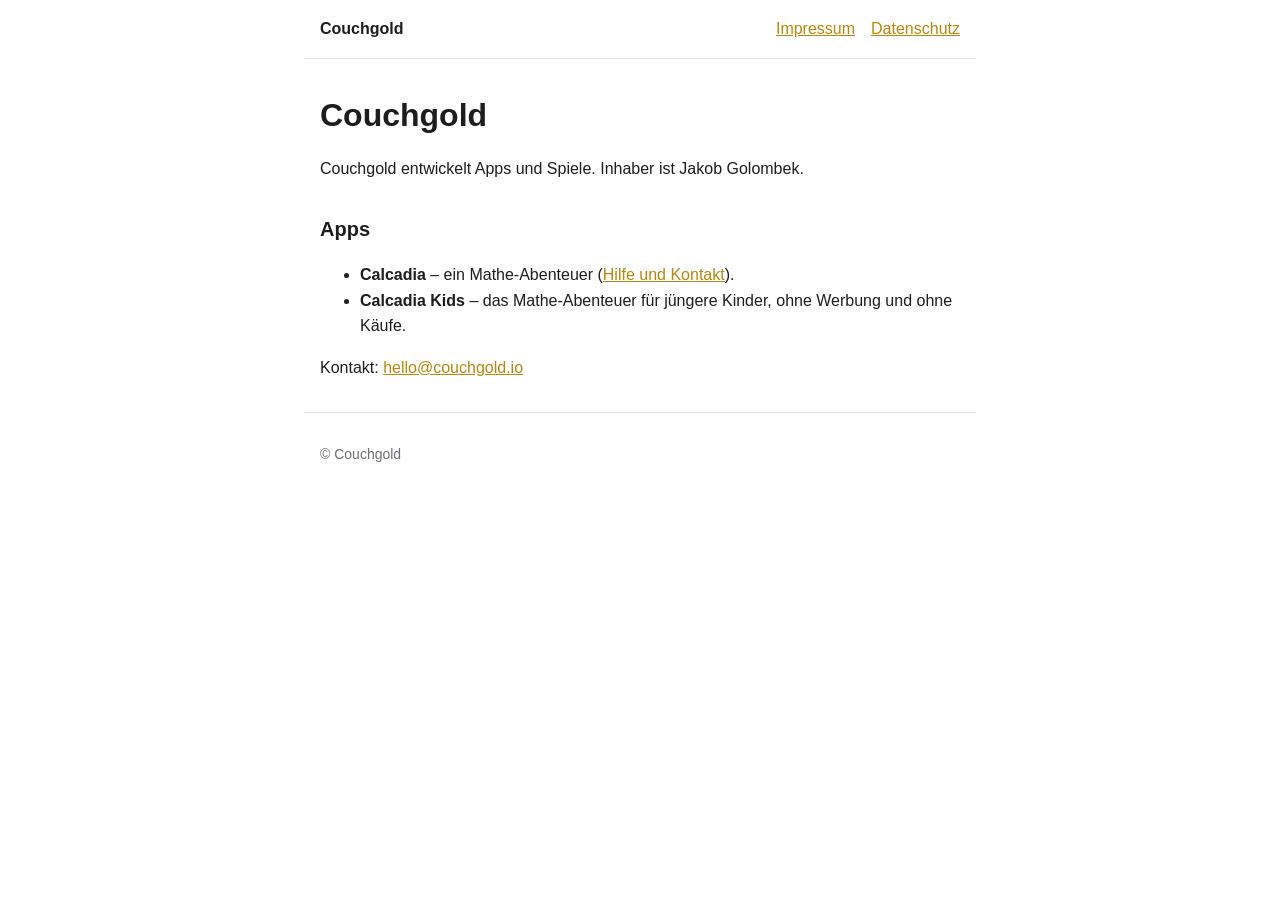
<file: index.html>
<!doctype html>
<html lang="de">
<head>
  <meta charset="utf-8">
  <meta name="viewport" content="width=device-width, initial-scale=1">
  <meta http-equiv="Content-Security-Policy" content="default-src 'self'; img-src 'self' data:; style-src 'self'; script-src 'none'; form-action 'none'; base-uri 'self'">
  <meta name="referrer" content="no-referrer">
  <title>Couchgold</title>
  <link rel="stylesheet" href="css/style.css">
</head>
<body>
  <header class="site-header">
    <a class="brand" href="index.html">Couchgold</a>
    <nav>
      <a href="impressum.html">Impressum</a>
      <a href="datenschutz.html">Datenschutz</a>
    </nav>
  </header>

  <main>
    <h1>Couchgold</h1>
    <p>Couchgold entwickelt Apps und Spiele. Inhaber ist Jakob Golombek.</p>

    <h2>Apps</h2>
    <ul>
      <li><strong>Calcadia</strong> – ein Mathe-Abenteuer (<a href="calcadia.html">Hilfe und Kontakt</a>).</li>
      <li><strong>Calcadia Kids</strong> – das Mathe-Abenteuer für jüngere Kinder, ohne Werbung und ohne Käufe.</li>
    </ul>

    <p>
      Kontakt: <a href="mailto:hello@couchgold.io">hello@couchgold.io</a>
    </p>
  </main>

  <footer class="site-footer">
    <p>&copy; Couchgold</p>
  </footer>
</body>
</html>
</file>
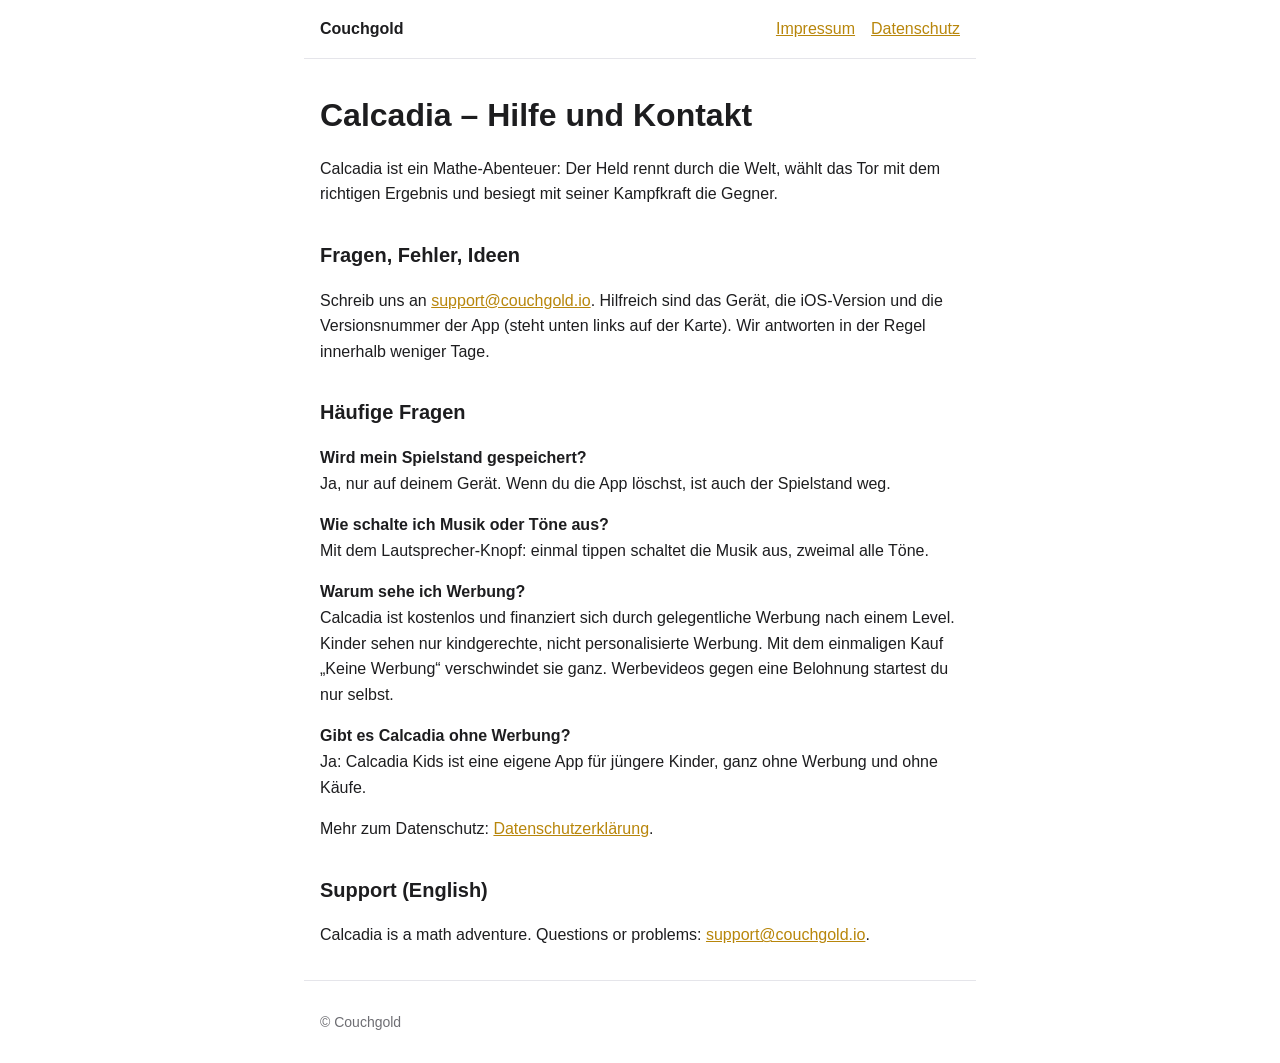
<file: calcadia.html>
<!doctype html>
<html lang="de">
<head>
  <meta charset="utf-8">
  <meta name="viewport" content="width=device-width, initial-scale=1">
  <meta http-equiv="Content-Security-Policy" content="default-src 'self'; img-src 'self' data:; style-src 'self'; script-src 'none'; form-action 'none'; base-uri 'self'">
  <meta name="referrer" content="no-referrer">
  <title>Calcadia – Hilfe und Kontakt – Couchgold</title>
  <link rel="stylesheet" href="css/style.css">
</head>
<body>
  <header class="site-header">
    <a class="brand" href="index.html">Couchgold</a>
    <nav>
      <a href="impressum.html">Impressum</a>
      <a href="datenschutz.html">Datenschutz</a>
    </nav>
  </header>

  <main>
    <h1>Calcadia – Hilfe und Kontakt</h1>
    <p>
      Calcadia ist ein Mathe-Abenteuer: Der Held rennt durch die Welt, wählt das
      Tor mit dem richtigen Ergebnis und besiegt mit seiner Kampfkraft die Gegner.
    </p>

    <h2>Fragen, Fehler, Ideen</h2>
    <p>
      Schreib uns an <a href="mailto:support@couchgold.io">support@couchgold.io</a>. Hilfreich sind das
      Gerät, die iOS-Version und die Versionsnummer der App (steht unten links auf der Karte).
      Wir antworten in der Regel innerhalb weniger Tage.
    </p>

    <h2>Häufige Fragen</h2>
    <p><strong>Wird mein Spielstand gespeichert?</strong><br>
      Ja, nur auf deinem Gerät. Wenn du die App löschst, ist auch der Spielstand weg.</p>
    <p><strong>Wie schalte ich Musik oder Töne aus?</strong><br>
      Mit dem Lautsprecher-Knopf: einmal tippen schaltet die Musik aus, zweimal alle Töne.</p>
    <p><strong>Warum sehe ich Werbung?</strong><br>
      Calcadia ist kostenlos und finanziert sich durch gelegentliche Werbung nach einem Level.
      Kinder sehen nur kindgerechte, nicht personalisierte Werbung. Mit dem einmaligen Kauf
      „Keine Werbung“ verschwindet sie ganz. Werbevideos gegen eine Belohnung startest du nur selbst.</p>
    <p><strong>Gibt es Calcadia ohne Werbung?</strong><br>
      Ja: Calcadia Kids ist eine eigene App für jüngere Kinder, ganz ohne Werbung und ohne Käufe.</p>
    <p>Mehr zum Datenschutz: <a href="datenschutz.html">Datenschutzerklärung</a>.</p>

    <h2 lang="en">Support (English)</h2>
    <p lang="en">
      Calcadia is a math adventure. Questions or problems:
      <a href="mailto:support@couchgold.io">support@couchgold.io</a>.
    </p>
  </main>

  <footer class="site-footer">
    <p>&copy; Couchgold</p>
  </footer>
</body>
</html>
</file>
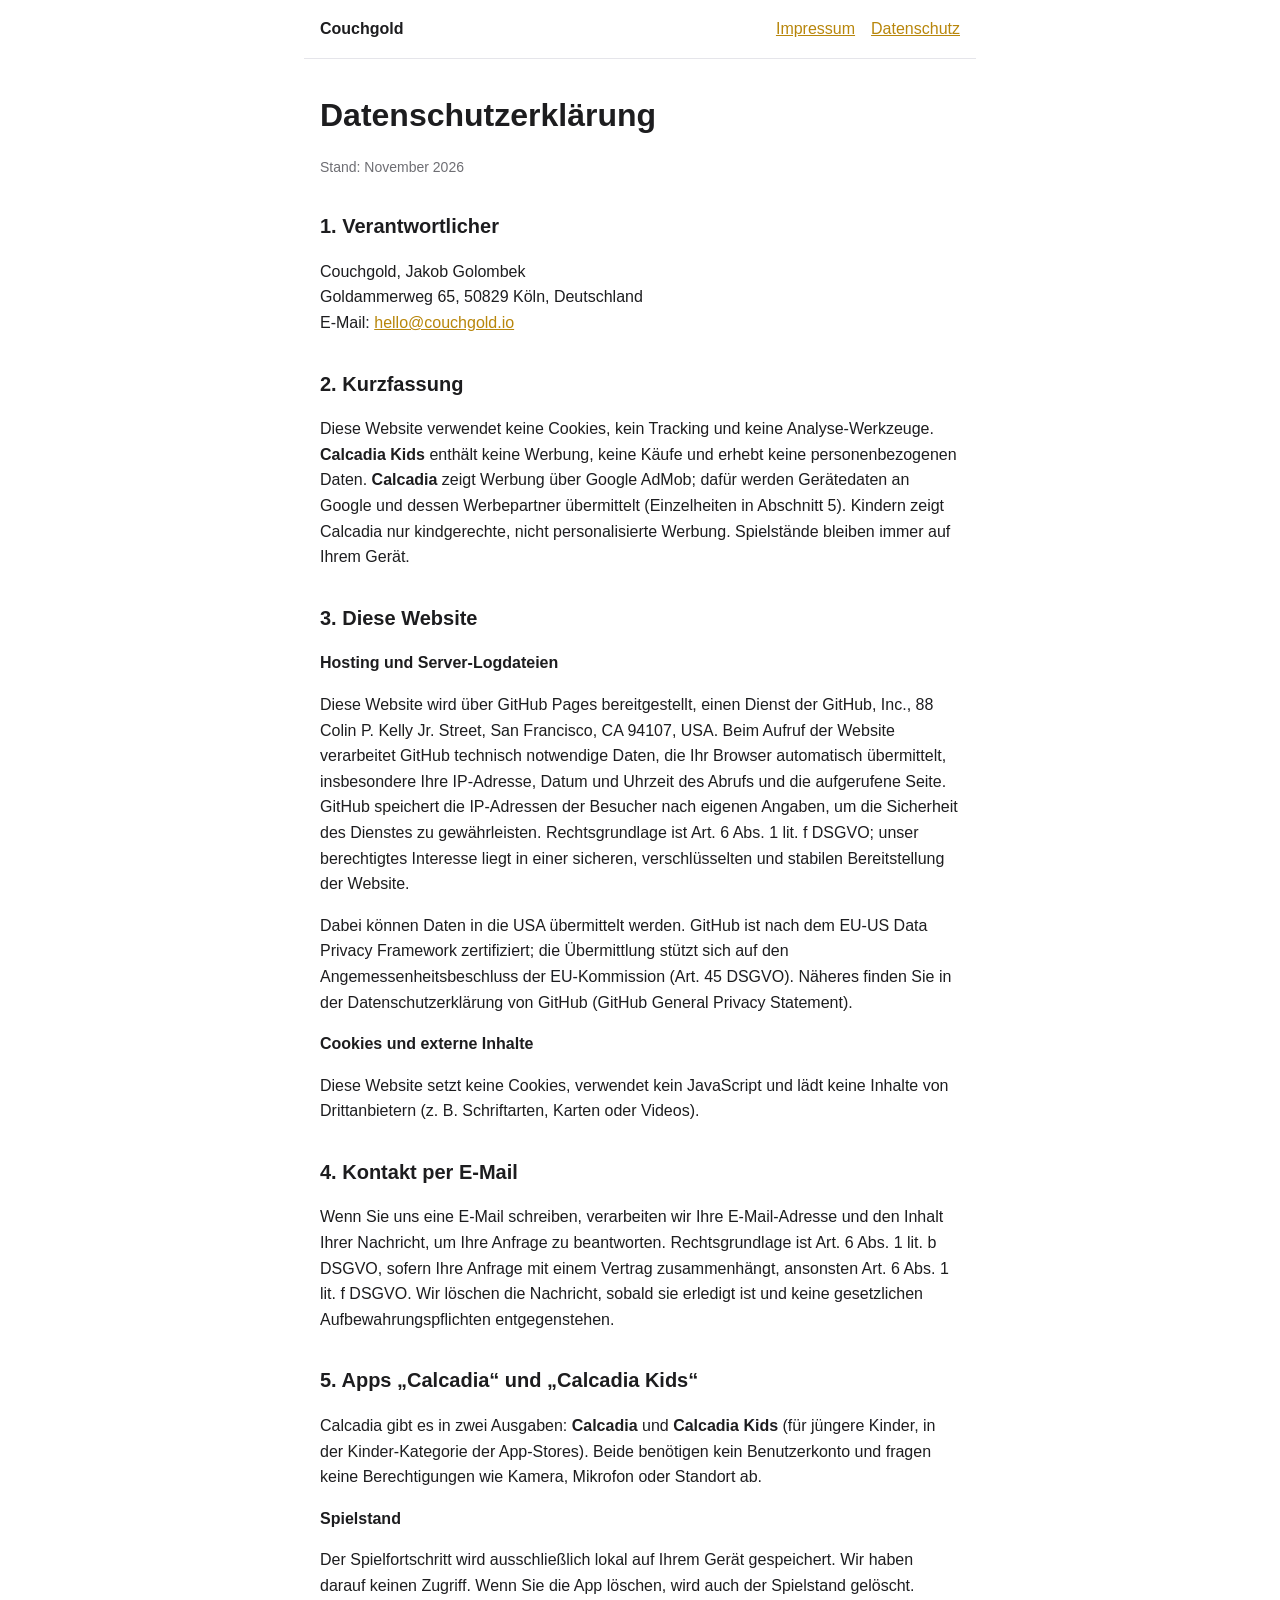
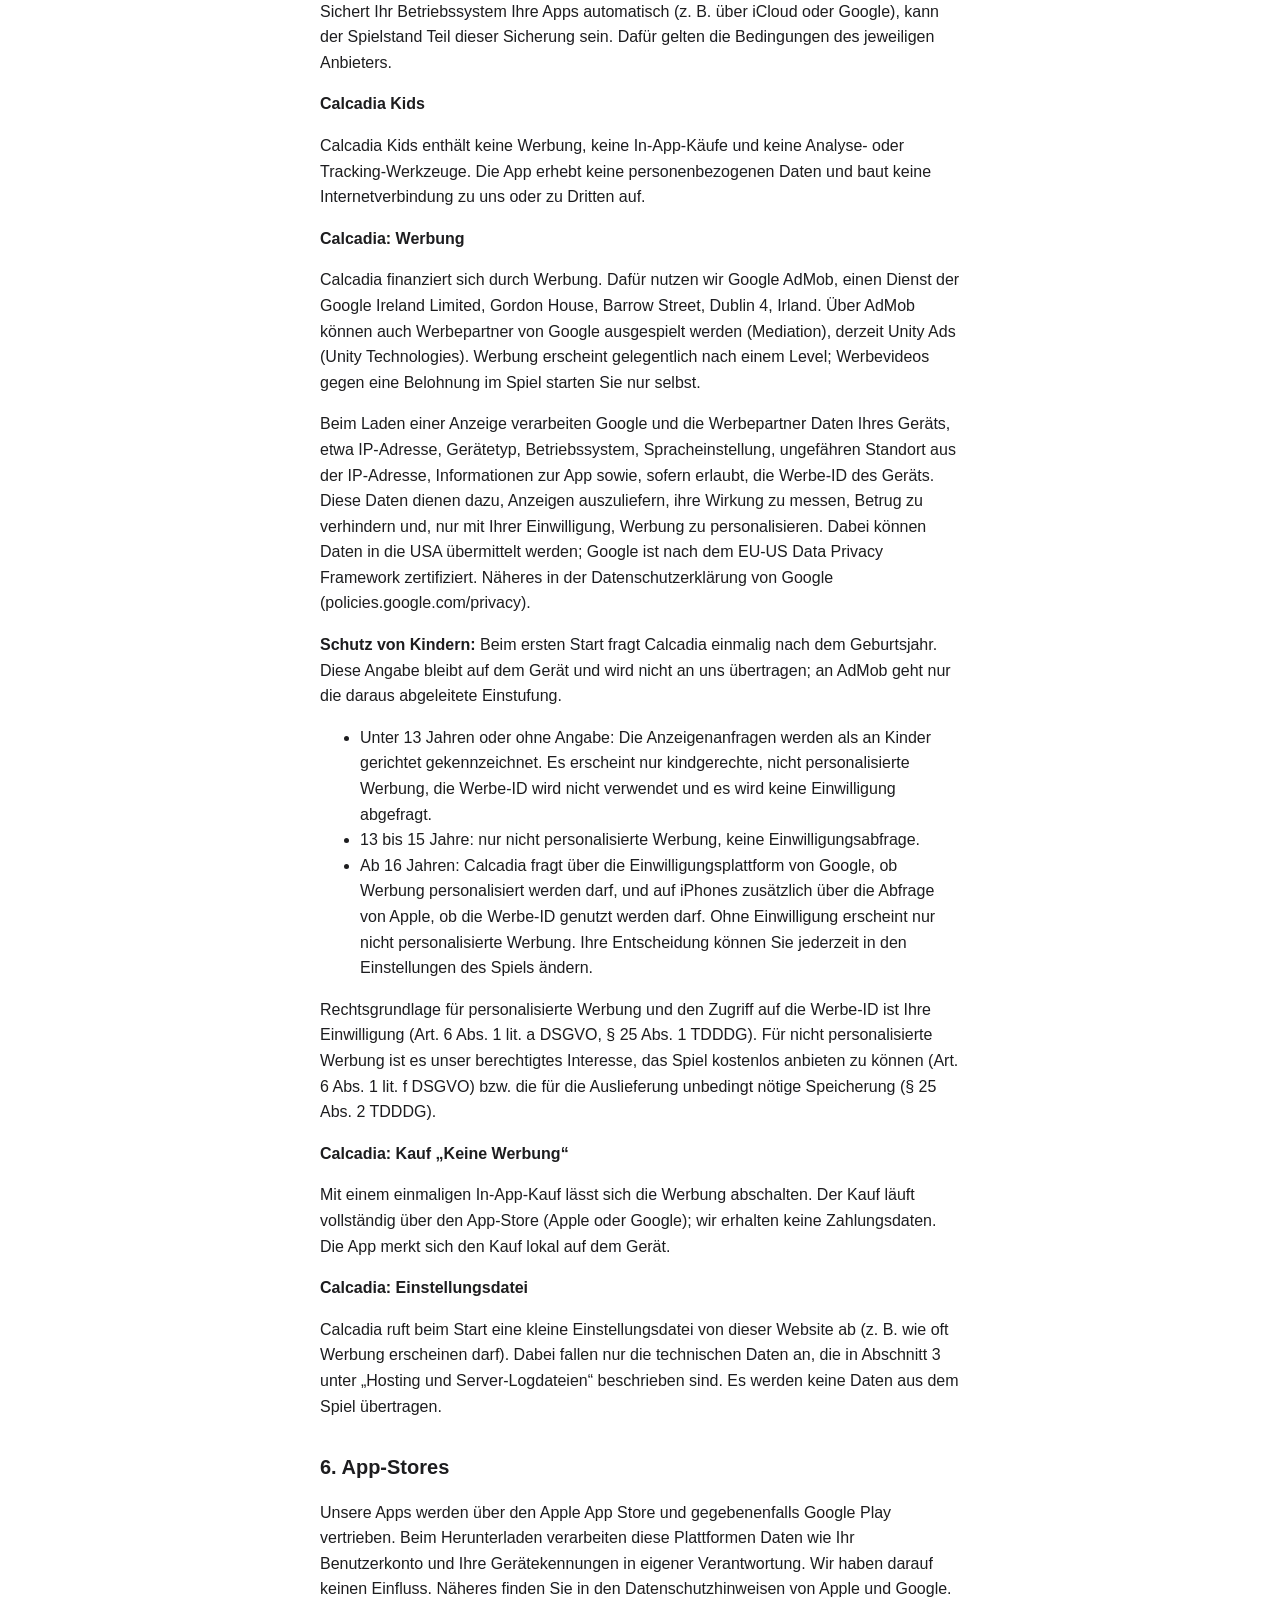
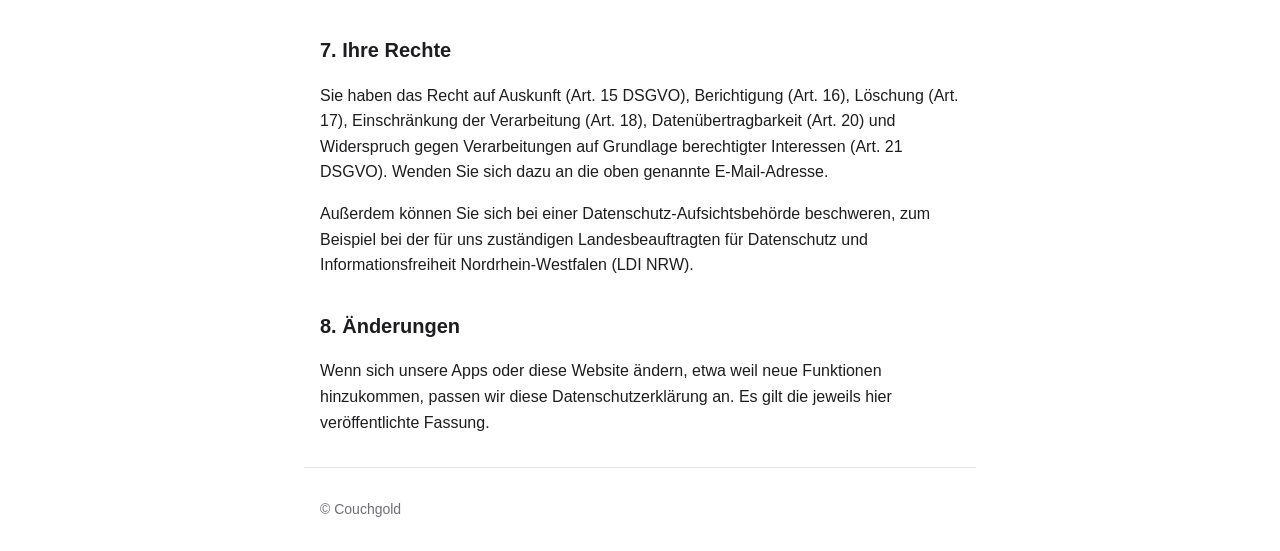
<file: datenschutz.html>
<!doctype html>
<html lang="de">
<head>
  <meta charset="utf-8">
  <meta name="viewport" content="width=device-width, initial-scale=1">
  <meta http-equiv="Content-Security-Policy" content="default-src 'self'; img-src 'self' data:; style-src 'self'; script-src 'none'; form-action 'none'; base-uri 'self'">
  <meta name="referrer" content="no-referrer">
  <title>Datenschutz – Couchgold</title>
  <link rel="stylesheet" href="css/style.css">
</head>
<body>
  <header class="site-header">
    <a class="brand" href="index.html">Couchgold</a>
    <nav>
      <a href="impressum.html">Impressum</a>
      <a href="datenschutz.html">Datenschutz</a>
    </nav>
  </header>

  <main>
    <h1>Datenschutzerklärung</h1>
    <p class="meta">Stand: November 2026</p>

    <h2>1. Verantwortlicher</h2>
    <p>
      Couchgold, Jakob Golombek<br>
      Goldammerweg 65, 50829 Köln, Deutschland<br>
      E-Mail: <a href="mailto:hello@couchgold.io">hello@couchgold.io</a>
    </p>

    <h2>2. Kurzfassung</h2>
    <p>
      Diese Website verwendet keine Cookies, kein Tracking und keine Analyse-Werkzeuge.
      <strong>Calcadia Kids</strong> enthält keine Werbung, keine Käufe und erhebt keine
      personenbezogenen Daten. <strong>Calcadia</strong> zeigt Werbung über Google AdMob; dafür werden
      Gerätedaten an Google und dessen Werbepartner übermittelt (Einzelheiten in Abschnitt 5).
      Kindern zeigt Calcadia nur kindgerechte, nicht personalisierte Werbung. Spielstände bleiben
      immer auf Ihrem Gerät.
    </p>

    <h2>3. Diese Website</h2>
    <h3>Hosting und Server-Logdateien</h3>
    <p>
      Diese Website wird über GitHub Pages bereitgestellt, einen Dienst der GitHub, Inc.,
      88 Colin P. Kelly Jr. Street, San Francisco, CA 94107, USA. Beim Aufruf der Website verarbeitet
      GitHub technisch notwendige Daten, die Ihr Browser automatisch übermittelt, insbesondere Ihre
      IP-Adresse, Datum und Uhrzeit des Abrufs und die aufgerufene Seite. GitHub speichert die
      IP-Adressen der Besucher nach eigenen Angaben, um die Sicherheit des Dienstes zu gewährleisten.
      Rechtsgrundlage ist Art. 6 Abs. 1 lit. f DSGVO; unser berechtigtes Interesse liegt in einer
      sicheren, verschlüsselten und stabilen Bereitstellung der Website.
    </p>
    <p>
      Dabei können Daten in die USA übermittelt werden. GitHub ist nach dem EU-US Data Privacy
      Framework zertifiziert; die Übermittlung stützt sich auf den Angemessenheitsbeschluss der
      EU-Kommission (Art. 45 DSGVO). Näheres finden Sie in der Datenschutzerklärung von GitHub
      (GitHub General Privacy Statement).
    </p>
    <h3>Cookies und externe Inhalte</h3>
    <p>
      Diese Website setzt keine Cookies, verwendet kein JavaScript und lädt keine Inhalte von
      Drittanbietern (z.&nbsp;B. Schriftarten, Karten oder Videos).
    </p>

    <h2>4. Kontakt per E-Mail</h2>
    <p>
      Wenn Sie uns eine E-Mail schreiben, verarbeiten wir Ihre E-Mail-Adresse und den Inhalt Ihrer
      Nachricht, um Ihre Anfrage zu beantworten. Rechtsgrundlage ist Art. 6 Abs. 1 lit. b DSGVO,
      sofern Ihre Anfrage mit einem Vertrag zusammenhängt, ansonsten Art. 6 Abs. 1 lit. f DSGVO.
      Wir löschen die Nachricht, sobald sie erledigt ist und keine gesetzlichen Aufbewahrungspflichten
      entgegenstehen.
    </p>

    <h2>5. Apps „Calcadia“ und „Calcadia Kids“</h2>
    <p>
      Calcadia gibt es in zwei Ausgaben: <strong>Calcadia</strong> und <strong>Calcadia Kids</strong>
      (für jüngere Kinder, in der Kinder-Kategorie der App-Stores). Beide benötigen kein Benutzerkonto
      und fragen keine Berechtigungen wie Kamera, Mikrofon oder Standort ab.
    </p>

    <h3>Spielstand</h3>
    <p>
      Der Spielfortschritt wird ausschließlich lokal auf Ihrem Gerät gespeichert. Wir haben darauf
      keinen Zugriff. Wenn Sie die App löschen, wird auch der Spielstand gelöscht. Sichert Ihr
      Betriebssystem Ihre Apps automatisch (z.&nbsp;B. über iCloud oder Google), kann der Spielstand
      Teil dieser Sicherung sein. Dafür gelten die Bedingungen des jeweiligen Anbieters.
    </p>

    <h3>Calcadia Kids</h3>
    <p>
      Calcadia Kids enthält keine Werbung, keine In-App-Käufe und keine Analyse- oder
      Tracking-Werkzeuge. Die App erhebt keine personenbezogenen Daten und baut keine
      Internetverbindung zu uns oder zu Dritten auf.
    </p>

    <h3>Calcadia: Werbung</h3>
    <p>
      Calcadia finanziert sich durch Werbung. Dafür nutzen wir Google AdMob, einen Dienst der Google
      Ireland Limited, Gordon House, Barrow Street, Dublin 4, Irland. Über AdMob können auch
      Werbepartner von Google ausgespielt werden (Mediation), derzeit Unity Ads (Unity Technologies).
      Werbung erscheint gelegentlich nach einem Level; Werbevideos gegen eine Belohnung im Spiel
      starten Sie nur selbst.
    </p>
    <p>
      Beim Laden einer Anzeige verarbeiten Google und die Werbepartner Daten Ihres Geräts, etwa
      IP-Adresse, Gerätetyp, Betriebssystem, Spracheinstellung, ungefähren Standort aus der
      IP-Adresse, Informationen zur App sowie, sofern erlaubt, die Werbe-ID des Geräts. Diese Daten
      dienen dazu, Anzeigen auszuliefern, ihre Wirkung zu messen, Betrug zu verhindern und, nur mit
      Ihrer Einwilligung, Werbung zu personalisieren. Dabei können Daten in die USA übermittelt
      werden; Google ist nach dem EU-US Data Privacy Framework zertifiziert. Näheres in der
      Datenschutzerklärung von Google (policies.google.com/privacy).
    </p>
    <p>
      <strong>Schutz von Kindern:</strong> Beim ersten Start fragt Calcadia einmalig nach dem
      Geburtsjahr. Diese Angabe bleibt auf dem Gerät und wird nicht an uns übertragen; an AdMob geht
      nur die daraus abgeleitete Einstufung.
    </p>
    <ul>
      <li>Unter 13 Jahren oder ohne Angabe: Die Anzeigenanfragen werden als an Kinder gerichtet
        gekennzeichnet. Es erscheint nur kindgerechte, nicht personalisierte Werbung, die Werbe-ID
        wird nicht verwendet und es wird keine Einwilligung abgefragt.</li>
      <li>13 bis 15 Jahre: nur nicht personalisierte Werbung, keine Einwilligungsabfrage.</li>
      <li>Ab 16 Jahren: Calcadia fragt über die Einwilligungsplattform von Google, ob Werbung
        personalisiert werden darf, und auf iPhones zusätzlich über die Abfrage von Apple, ob die
        Werbe-ID genutzt werden darf. Ohne Einwilligung erscheint nur nicht personalisierte Werbung.
        Ihre Entscheidung können Sie jederzeit in den Einstellungen des Spiels ändern.</li>
    </ul>
    <p>
      Rechtsgrundlage für personalisierte Werbung und den Zugriff auf die Werbe-ID ist Ihre
      Einwilligung (Art. 6 Abs. 1 lit. a DSGVO, § 25 Abs. 1 TDDDG). Für nicht personalisierte Werbung
      ist es unser berechtigtes Interesse, das Spiel kostenlos anbieten zu können (Art. 6 Abs. 1
      lit. f DSGVO) bzw. die für die Auslieferung unbedingt nötige Speicherung (§ 25 Abs. 2 TDDDG).
    </p>

    <h3>Calcadia: Kauf „Keine Werbung“</h3>
    <p>
      Mit einem einmaligen In-App-Kauf lässt sich die Werbung abschalten. Der Kauf läuft vollständig
      über den App-Store (Apple oder Google); wir erhalten keine Zahlungsdaten. Die App merkt sich
      den Kauf lokal auf dem Gerät.
    </p>

    <h3>Calcadia: Einstellungsdatei</h3>
    <p>
      Calcadia ruft beim Start eine kleine Einstellungsdatei von dieser Website ab (z.&nbsp;B. wie oft
      Werbung erscheinen darf). Dabei fallen nur die technischen Daten an, die in Abschnitt 3 unter
      „Hosting und Server-Logdateien“ beschrieben sind. Es werden keine Daten aus dem Spiel
      übertragen.
    </p>

    <h2>6. App-Stores</h2>
    <p>
      Unsere Apps werden über den Apple App Store und gegebenenfalls Google Play vertrieben. Beim
      Herunterladen verarbeiten diese Plattformen Daten wie Ihr Benutzerkonto und Ihre
      Gerätekennungen in eigener Verantwortung. Wir haben darauf keinen Einfluss. Näheres finden Sie
      in den Datenschutzhinweisen von Apple und Google.
    </p>

    <h2>7. Ihre Rechte</h2>
    <p>
      Sie haben das Recht auf Auskunft (Art. 15 DSGVO), Berichtigung (Art. 16), Löschung (Art. 17),
      Einschränkung der Verarbeitung (Art. 18), Datenübertragbarkeit (Art. 20) und Widerspruch gegen
      Verarbeitungen auf Grundlage berechtigter Interessen (Art. 21 DSGVO). Wenden Sie sich dazu an
      die oben genannte E-Mail-Adresse.
    </p>
    <p>
      Außerdem können Sie sich bei einer Datenschutz-Aufsichtsbehörde beschweren, zum Beispiel bei
      der für uns zuständigen Landesbeauftragten für Datenschutz und Informationsfreiheit
      Nordrhein-Westfalen (LDI NRW).
    </p>

    <h2>8. Änderungen</h2>
    <p>
      Wenn sich unsere Apps oder diese Website ändern, etwa weil neue Funktionen hinzukommen, passen
      wir diese Datenschutzerklärung an. Es gilt die jeweils hier veröffentlichte Fassung.
    </p>
  </main>

  <footer class="site-footer">
    <p>&copy; Couchgold</p>
  </footer>
</body>
</html>
</file>
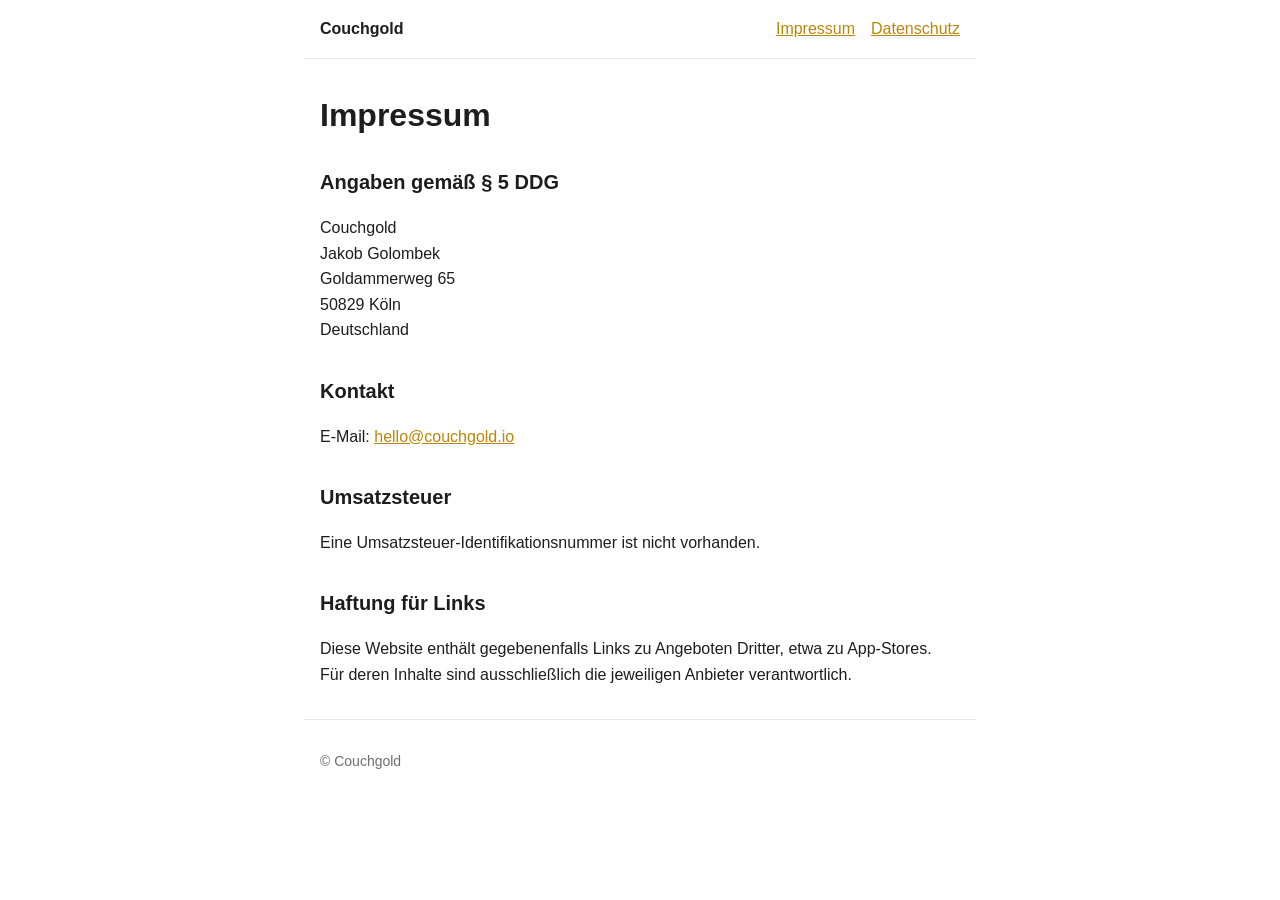
<file: impressum.html>
<!doctype html>
<html lang="de">
<head>
  <meta charset="utf-8">
  <meta name="viewport" content="width=device-width, initial-scale=1">
  <meta http-equiv="Content-Security-Policy" content="default-src 'self'; img-src 'self' data:; style-src 'self'; script-src 'none'; form-action 'none'; base-uri 'self'">
  <meta name="referrer" content="no-referrer">
  <title>Impressum – Couchgold</title>
  <link rel="stylesheet" href="css/style.css">
</head>
<body>
  <header class="site-header">
    <a class="brand" href="index.html">Couchgold</a>
    <nav>
      <a href="impressum.html">Impressum</a>
      <a href="datenschutz.html">Datenschutz</a>
    </nav>
  </header>

  <main>
    <h1>Impressum</h1>

    <h2>Angaben gemäß § 5 DDG</h2>
    <p>
      Couchgold<br>
      Jakob Golombek<br>
      Goldammerweg 65<br>
      50829 Köln<br>
      Deutschland
    </p>

    <h2>Kontakt</h2>
    <p>
      E-Mail: <a href="mailto:hello@couchgold.io">hello@couchgold.io</a>
    </p>

    <h2>Umsatzsteuer</h2>
    <p>Eine Umsatzsteuer-Identifikationsnummer ist nicht vorhanden.</p>

    <h2>Haftung für Links</h2>
    <p>
      Diese Website enthält gegebenenfalls Links zu Angeboten Dritter, etwa zu App-Stores.
      Für deren Inhalte sind ausschließlich die jeweiligen Anbieter verantwortlich.
    </p>
  </main>

  <footer class="site-footer">
    <p>&copy; Couchgold</p>
  </footer>
</body>
</html>
</file>
<file: css/style.css>
/* Systemschriften only – keine externen Fonts */
:root {
  --bg: #ffffff;
  --fg: #1d1d1f;
  --muted: #6e6e73;
  --accent: #b8860b;
  --border: #e5e5ea;
  --max: 42rem;
}

@media (prefers-color-scheme: dark) {
  :root {
    --bg: #111113;
    --fg: #f2f2f4;
    --muted: #a1a1a6;
    --accent: #e0b84a;
    --border: #2c2c2e;
  }
}

*, *::before, *::after { box-sizing: border-box; }

html { -webkit-text-size-adjust: 100%; }

body {
  margin: 0;
  background: var(--bg);
  color: var(--fg);
  font: 1rem/1.6 -apple-system, BlinkMacSystemFont, "Segoe UI", Roboto, Helvetica, Arial, sans-serif;
}

.site-header, main, .site-footer {
  max-width: var(--max);
  margin: 0 auto;
  padding: 1rem;
}

.site-header {
  display: flex;
  flex-wrap: wrap;
  gap: 1rem;
  justify-content: space-between;
  align-items: baseline;
  border-bottom: 1px solid var(--border);
}

.brand { font-weight: 700; text-decoration: none; color: var(--fg); }

nav { display: flex; gap: 1rem; }

a { color: var(--accent); }

h1 { line-height: 1.2; }

.site-footer {
  border-top: 1px solid var(--border);
  color: var(--muted);
  font-size: 0.875rem;
}

h2 { margin-top: 2rem; font-size: 1.25rem; }
h3 { font-size: 1rem; }
.meta { color: var(--muted); font-size: 0.875rem; }
</file>
